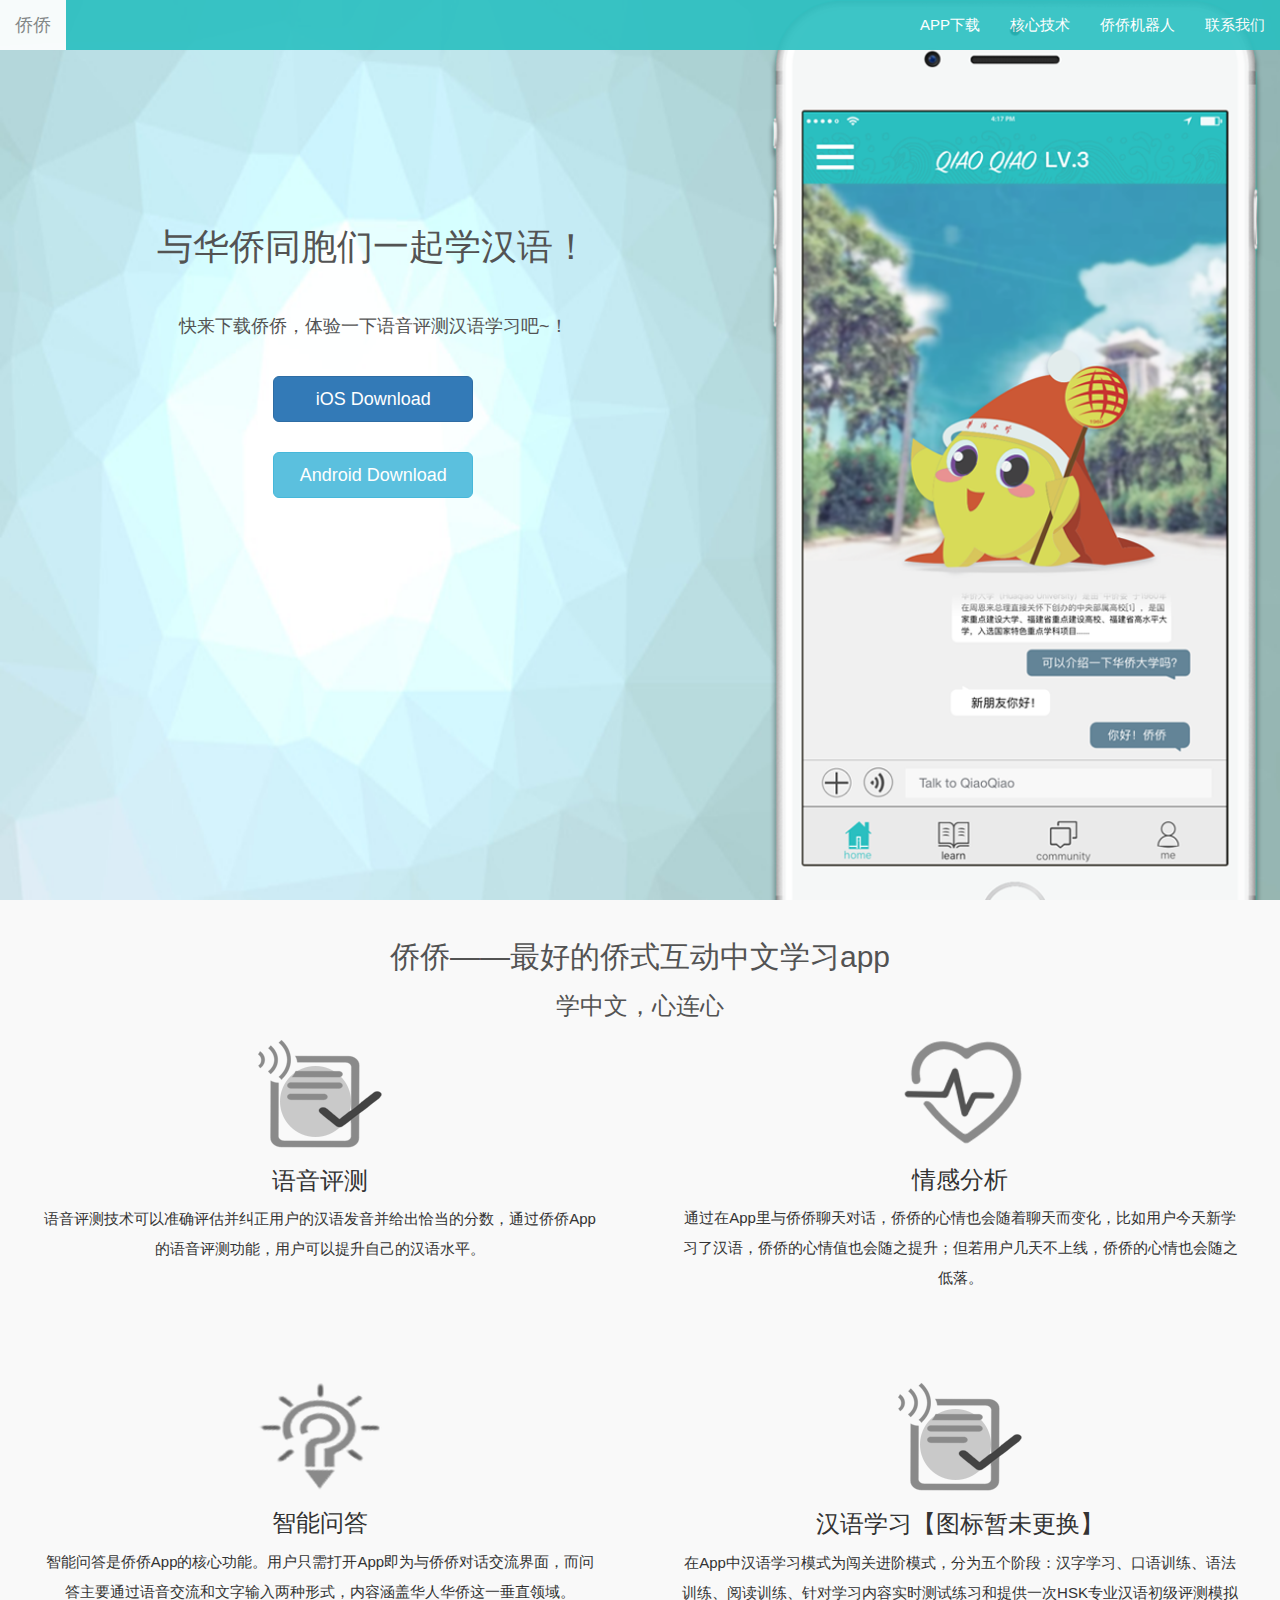
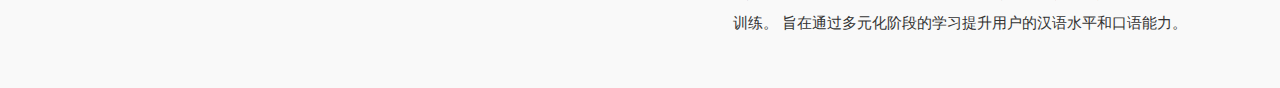
<file: index.html>
<!DOCTYPE html>
<html>
	<head>
		<meta charset="utf-8" />
		<meta name="viewport" content="width=device-width, initial-scale=1, maximum-scale=1,initial-scale=1.0">
		<link href="css/bootstrap.min.css" rel="stylesheet" />
		<link href="css/index.css" rel="stylesheet"	 />
		<title>侨侨 —— 和华侨同胞们一起学汉语！</title>
		<script src="js/jquery-3.2.1.min.js"></script>
		<script src="js/changeheight.js"></script>
	</head>
	<body>
		<nav class="navbar navbar-default navbar-fixed-top" role="navigation" id="nav">  
    		<div class="container-fluid">  
        		<div class="navbar-header">  
            		<button type="button" class="navbar-toggle" data-toggle="collapse" data-target=".navbar-ex1-collapse">  
                		<span class="sr-only">Toggle navigation</span>
                		<span class="icon-bar"></span>  
                		<span class="icon-bar"></span>  
                		<span class="icon-bar"></span>
            		</button>
            		<a class="navbar-brand" href="#">侨侨</a>  
        		</div>  
		        <div class="collapse navbar-collapse navbar-ex1-collapse">  
		            <ul class="nav navbar-nav navbar-right">  
		                <li><a href="index.html" class="active">APP下载</a></li>  
		                <li><a href="technology.html">核心技术</a></li>  
		                <li><a href="robot.html">侨侨机器人</a></li>  
		                <li><a href="contact.html">联系我们</a></li>  
		            </ul>  
		        </div>  
    		</div>  
		</nav>
		<div id="contain" class="row center-block">
			<div class="col-md-7 col-xs-12 center-block" id="text">
				<div class="container2">
					<h1>与华侨同胞们一起学汉语！</h1>
				</div>
				<div class="container2">
					<h4>快来下载侨侨，体验一下语音评测汉语学习吧~！</h4>
				</div>
				<div class="container2">
					<button type="button" class="btn btn-primary btn-lg">iOS Download</button>
				</div>
				<div class="container2">
					<button type="button" class="btn btn-info btn-lg">Android Download</button>
				</div>
			</div>
			<div class="col-md-5 col col-xs-12 center-block" id="header_pic">
				<img src="img/phone3.png" class="img-responsive center-block" />
			</div>	
		</div>
		<div id="introduce_header">
			<h2>侨侨——最好的侨式互动中文学习app</h2>
			<h3>学中文，心连心</h3>
		</div>
		<div id="introduce" class="row">
			<div class="introduce col-lg-6 col-md-6 col-sm-6 col-xs-12">
				<img src="img/yuyinpingce.png" />
				<h3>语音评测</h3>
				<p>
					语音评测技术可以准确评估并纠正用户的汉语发音并给出恰当的分数，通过侨侨App的语音评测功能，用户可以提升自己的汉语水平。
				</p>
			</div>
			<div class="introduce col-lg-6 col-md-6 col-sm-6 col-xs-12">
				<img src="img/qingganfenxi.png" />
				<h3>情感分析</h3>
				<p>
					通过在App里与侨侨聊天对话，侨侨的心情也会随着聊天而变化，比如用户今天新学习了汉语，侨侨的心情值也会随之提升；但若用户几天不上线，侨侨的心情也会随之低落。
				</p>
			</div>
			<div class="introduce col-lg-6 col-md-6 col-sm-6 col-xs-12">
				<img src="img/zhinengwenda.png" />
				<h3>智能问答</h3>
				<p>
					智能问答是侨侨App的核心功能。用户只需打开App即为与侨侨对话交流界面，而问答主要通过语音交流和文字输入两种形式，内容涵盖华人华侨这一垂直领域。
				</p>
			</div>
			<div class="introduce col-lg-6 col-md-6 col-sm-6 col-xs-12">
				<img src="img/yuyinpingce.png" />
				<h3>汉语学习【图标暂未更换】</h3>
				<p>
					在App中汉语学习模式为闯关进阶模式，分为五个阶段：汉字学习、口语训练、语法训练、阅读训练、针对学习内容实时测试练习和提供一次HSK专业汉语初级评测模拟训练。
					旨在通过多元化阶段的学习提升用户的汉语水平和口语能力。
				</p>
			</div>
		</div>
		<script src="js/jquery-3.2.1.min.js"></script>  
    	<script src="js/bootstrap.min.js"></script>  
	</body>
</html>
</file>
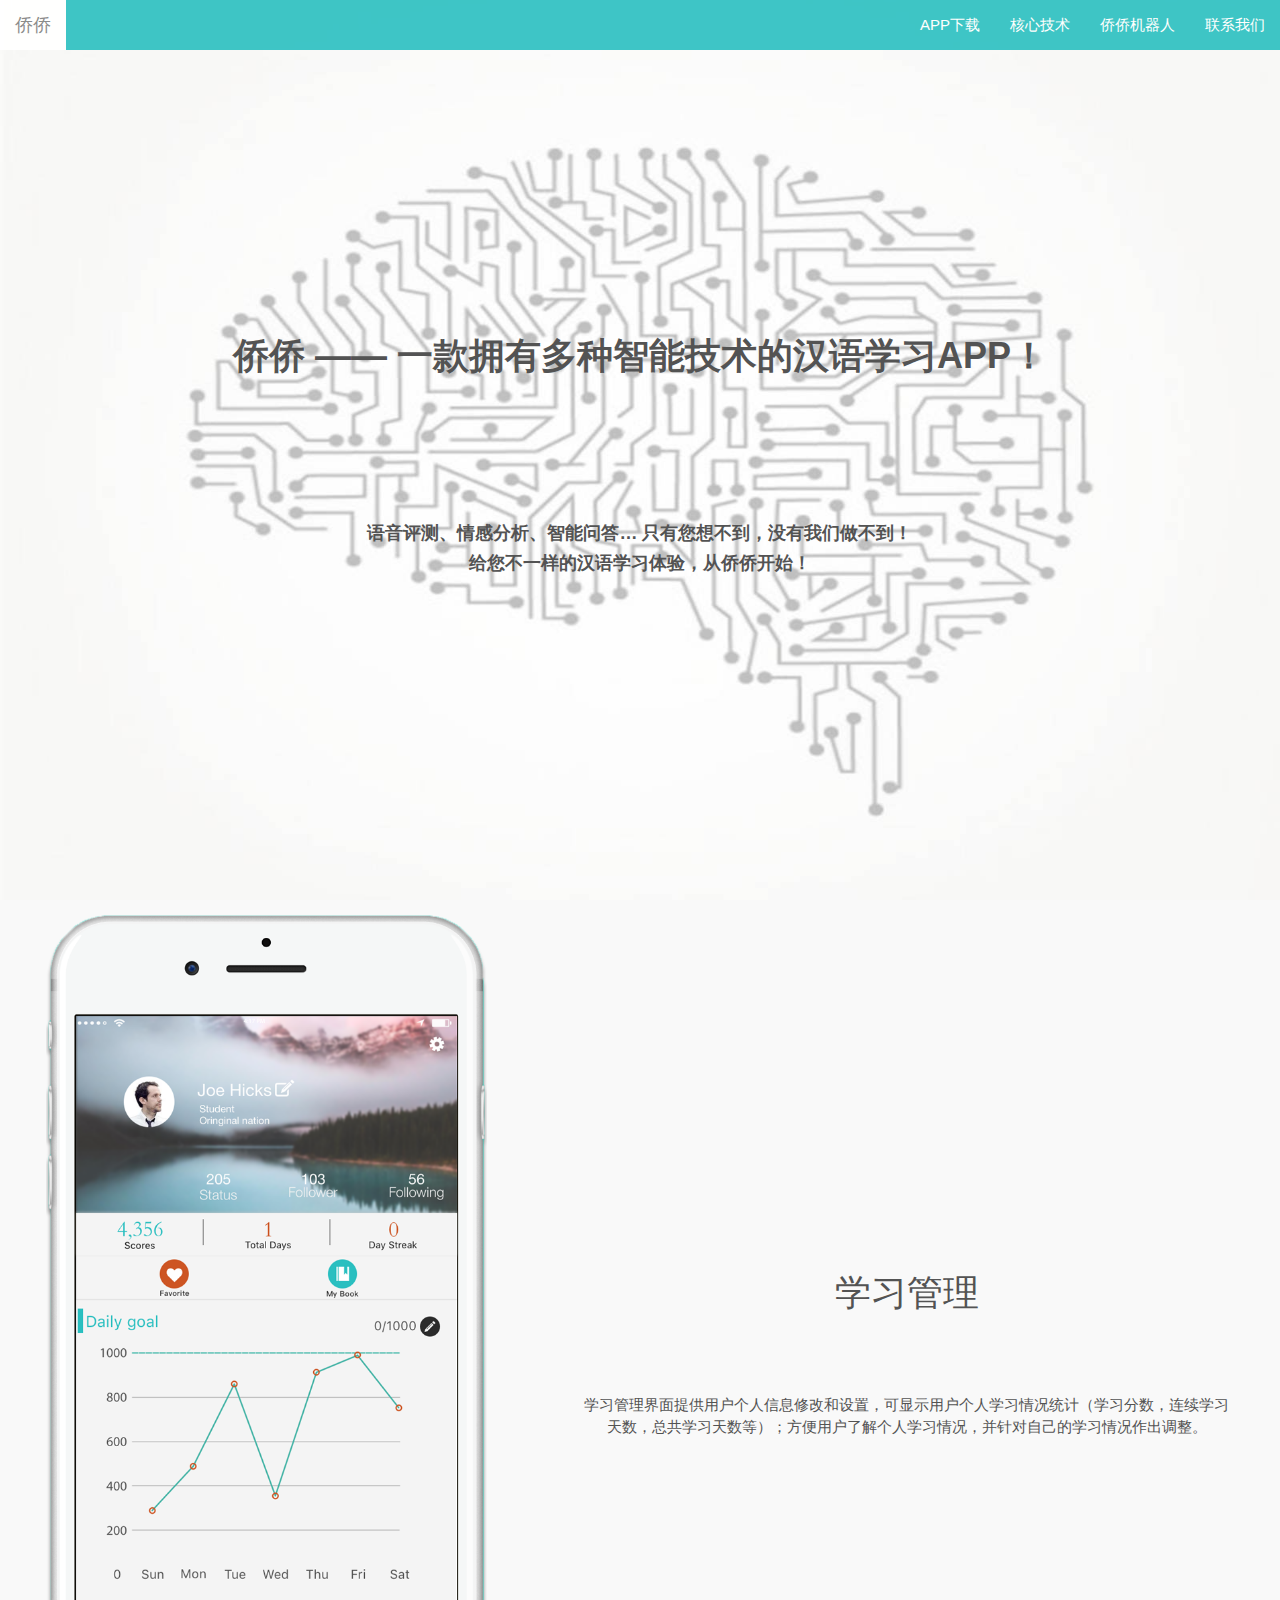
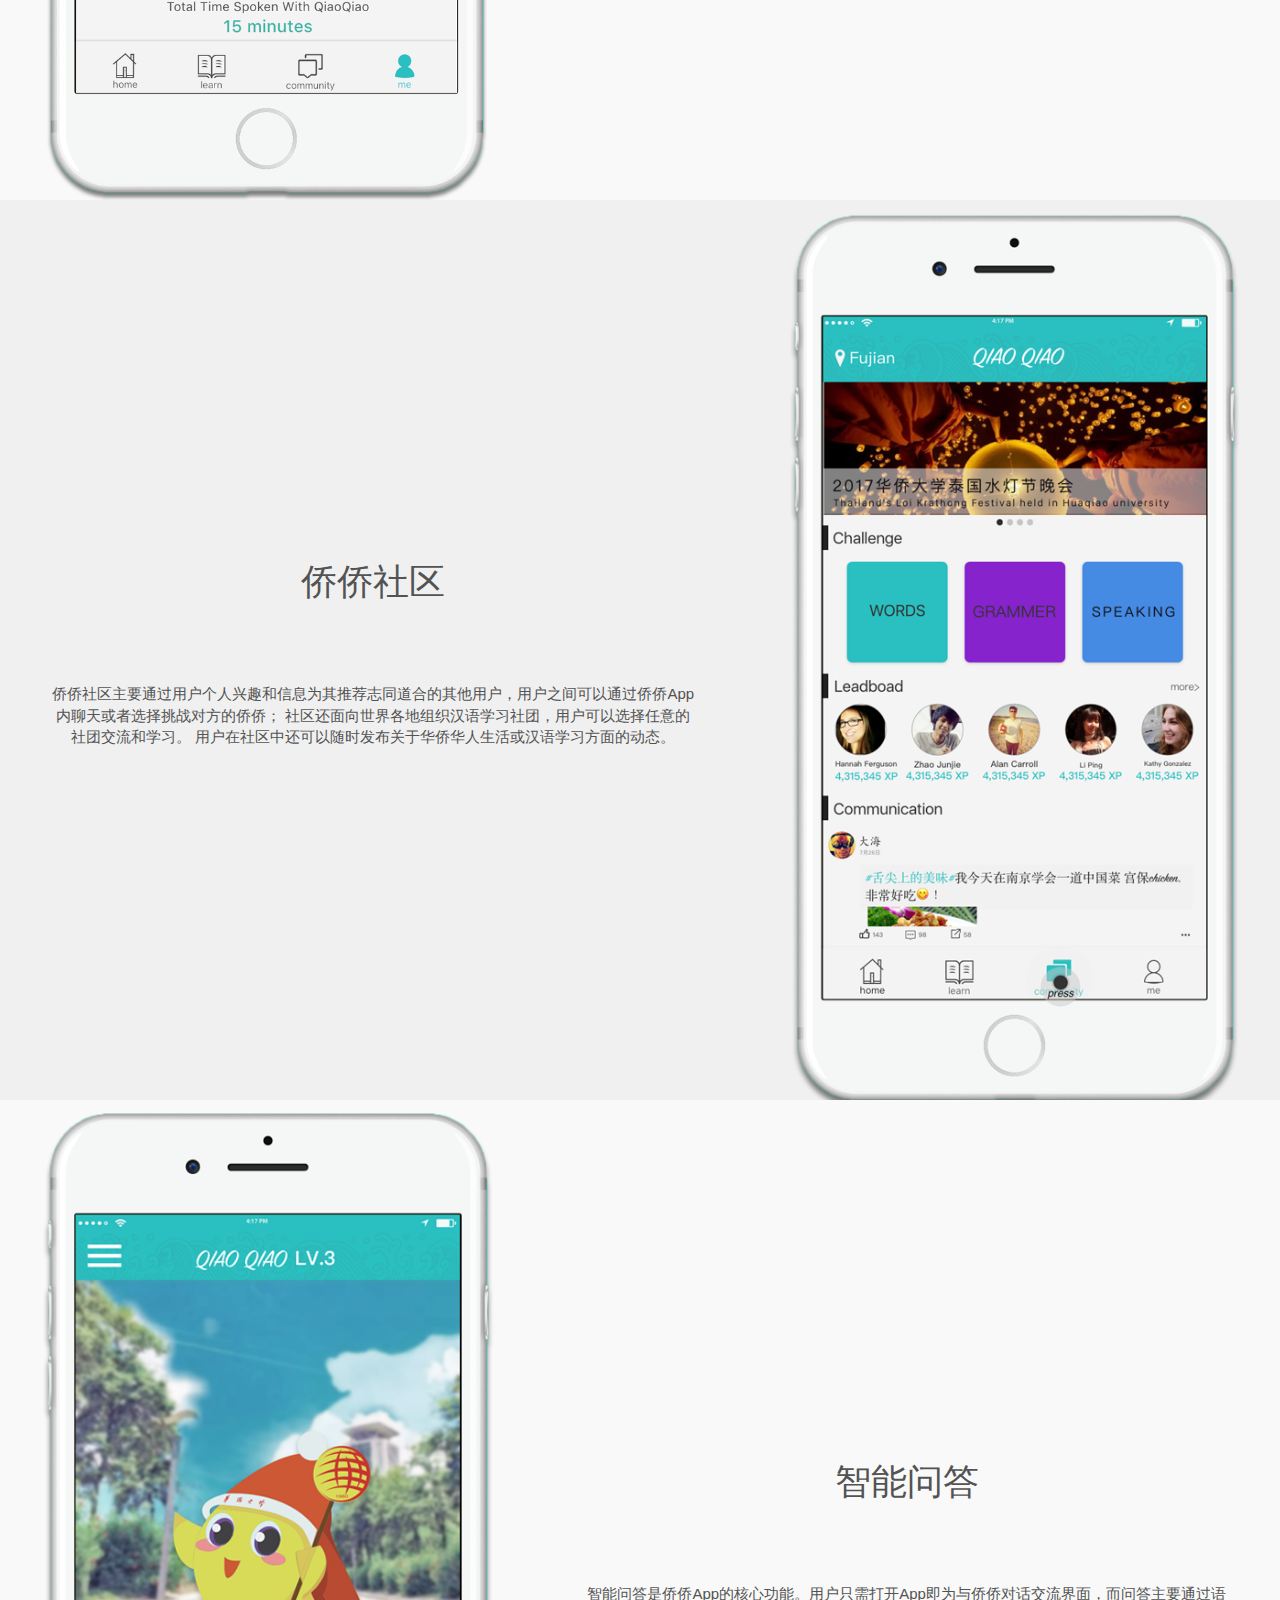
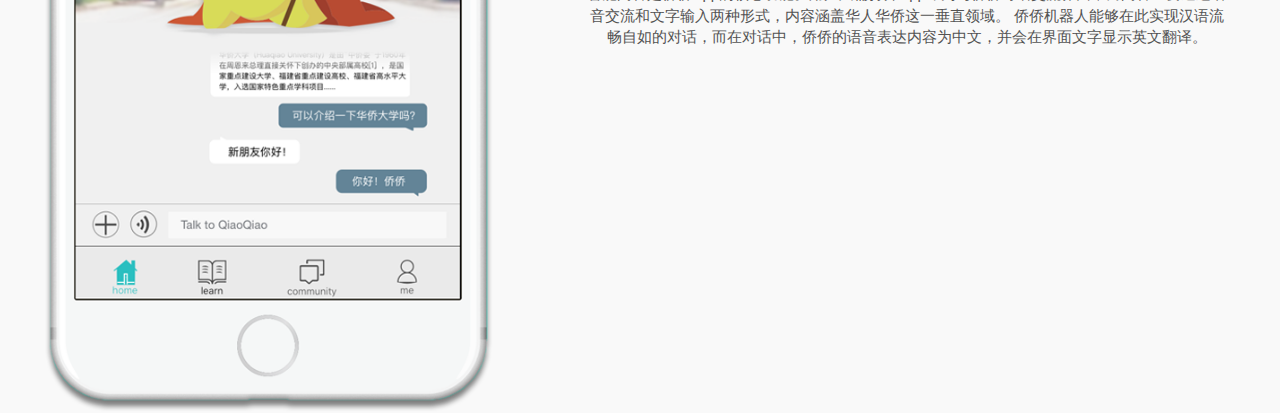
<file: technology.html>
<!DOCTYPE html>
<html>
	<head>
		<meta charset="UTF-8">
		<meta name="viewport" content="width=device-width, initial-scale=1, maximum-scale=1,initial-scale=1.0">
		<link href="css/bootstrap.min.css" rel="stylesheet" />
		<link href="css/technology.css" rel="stylesheet"	 />
		<title>侨侨 —— 和华侨同胞们一起学汉语！</title>
		<script src="js/jquery-3.2.1.min.js"></script>
		<script src="js/changeheight.js"></script>
	</head>
	<body>
		<nav class="navbar navbar-default navbar-fixed-top" role="navigation" id="nav">  
    		<div class="container-fluid">  
        		<div class="navbar-header">  
            		<button type="button" class="navbar-toggle" data-toggle="collapse" data-target=".navbar-ex1-collapse">  
                		<span class="sr-only">Toggle navigation</span>
                		<span class="icon-bar"></span>  
                		<span class="icon-bar"></span>  
                		<span class="icon-bar"></span>
            		</button>
            		<a class="navbar-brand" href="#">侨侨</a>  
        		</div>  
		        <div class="collapse navbar-collapse navbar-ex1-collapse">  
		            <ul class="nav navbar-nav navbar-right">  
		                <li><a href="index.html">APP下载</a></li>  
		                <li><a href="technology.html" class="active">核心技术</a></li>  
		                <li><a href="robot.html">侨侨机器人</a></li>  
		                <li><a href="contact.html">联系我们</a></li>  
		            </ul>  
		        </div>  
    		</div>  
		</nav>
		<div id="introduce_head">
			<div class="tech">
				<h1><strong>侨侨 —— 一款拥有多种智能技术的汉语学习APP！</strong></h1>
			</div>
			<div class="tech">
				<h4><strong>语音评测、情感分析、智能问答… 只有您想不到，没有我们做不到！</strong></h4>
				<h4><strong>给您不一样的汉语学习体验，从侨侨开始！</strong></h4>
			</div>
		</div>
		<div class="row center-block introduce_tech">
			<div class="text_tech col-md-5 col-xs-12 double desktop">
				<img src="img/phone1.png" class="img img-responsive center-block" />
			</div>
			<div class="text_tech col-md-7 col-xs-12 double">
				<div class="tech">
					<h1>学习管理</h1>
				</div>
				<div class="tech">
					<p>
						学习管理界面提供用户个人信息修改和设置，可显示用户个人学习情况统计（学习分数，连续学习天数，总共学习天数等）；方便用户了解个人学习情况，并针对自己的学习情况作出调整。
					</p>
				</div>
			</div>
		</div>
		<div class="row text_tech col-xs-12 double mobile center-block">
				<img src="img/phone1.png" class="img img-responsive center-block" />
		</div>
		<div class="row center-block introduce_tech">
			<div class="text_tech col-md-7 col-xs-12 odd">
				<div class="tech">
					<h1>侨侨社区</h1>
				</div>
				<div class="tech">
					<p> 
						侨侨社区主要通过用户个人兴趣和信息为其推荐志同道合的其他用户，用户之间可以通过侨侨App内聊天或者选择挑战对方的侨侨；
						社区还面向世界各地组织汉语学习社团，用户可以选择任意的社团交流和学习。
						用户在社区中还可以随时发布关于华侨华人生活或汉语学习方面的动态。
					</p>
				</div>
			</div>
			<div class="text_tech col-md-5 col-xs-12 odd desktop">
				<img src="img/phone2.png" class="img img-responsive center-block" />
			</div>
		</div>
		<div class="row text_tech col-xs-12 odd mobile center-block">
				<img src="img/phone2.png" class="img img-responsive center-block" />
		</div>
		<div class="row center-block introduce_tech">
			<div class="text_tech col-md-5 col-xs-12 double desktop">
				<img src="img/phone3.png" class="img img-responsive center-block" />
			</div>
			<div class="text_tech col-md-7 col-xs-12 double">
				<div class="tech">
					<h1>智能问答</h1>
				</div>
				<div class="tech">
					<p>
						 智能问答是侨侨App的核心功能。用户只需打开App即为与侨侨对话交流界面，而问答主要通过语音交流和文字输入两种形式，内容涵盖华人华侨这一垂直领域。
						 侨侨机器人能够在此实现汉语流畅自如的对话，而在对话中，侨侨的语音表达内容为中文，并会在界面文字显示英文翻译。
					</p>
				</div>
			</div>
		</div>
		<div class="row text_tech col-xs-12 double mobile center-block">
				<img src="img/phone3.png" class="img img-responsive center-block" />
		</div>
		<script src="js/jquery-3.2.1.min.js"></script>  
    	<script src="js/bootstrap.min.js"></script>  
	</body>
</html>
</file>
<file: css/index.css>
body{
	margin: 0;
	padding: 0;
}

@media only screen and (max-width: 420px) {
	body{
		font-size: 15px;
	}
	#contain{
		padding: 0;
		margin: 0;
		background:rgb(194,227,232);
		background-size: 100% 100%;
		width: 100%;
		overflow: hidden;
		height: auto;
	}
}

@media only screen and (min-width: 421px) {
	body{
		font-size:15px ;
	}
	#contain{
		padding: 0;
		margin: 0;
		background: url(../img/bg.png);
		background-size: 100% 100%;
		width: 100%;
		overflow: hidden;
		height: auto;
	}
}
	
#nav{
	background: #2ABFC0;
	width: 100%;
	border: 0;
	opacity: 0.9;
}

#nav a:link    {color:white;text-decoration: none;}
#nav a:visited {color:whitesmoke;text-decoration: none;}
#nav a:hover   {color:grey;background-color:white;text-decoration: none;}
#nav a:active  {color:darkcyan;text-decoration: none;}

#introduce_header{
	width: 100%;
	height: 10rem;
	text-align: center;
	padding: 2rem;
	background: rgb(249,249,249);
	color: rgb(83,83,83);
}

#introduce{
	width: 100%;
	height: auto;
	text-align: center;
	background: rgb(249,249,249);
}

.introduce{
	height: auto;
	padding: 4rem;
	line-height: 3rem;
}

.row{
	margin: 0;
	padding: 0;
}
.btn{
	width: 20rem;	
}

#text{
	height: 70%;
    text-align: center;
    margin-top: 15%;
    display: flex;
    flex-direction: column;
}

#header_pic{
}

.container2{
	margin: 1.5rem;
	color: rgb(83,83,83);
}
</file>
<file: css/technology.css>
/*手机端css控制*/
@media only screen and (max-width: 420px) {
	body{
		font-size: 15px;
	}
	
	#introduce_head{
		background:rgb(240,240,240);
		width: 100%;
		height: auto;
		overflow: hidden;
		display: flex;
    	flex-direction: column;
    	text-align: center;
    	justify-content: center;
	}
	
	.desktop{
		display:none !important;
	}
	
	.text_tech{
	height: inherit;
	width: 100%;
	display: flex;
    flex-direction: column;
    text-align: center;
    justify-content: center;
	}
}

/*电脑端css控制*/
@media only screen and (min-width: 421px) {
	body{
		font-size:15px ;
	}
	
	#introduce_head{
		background: url(../img/intro1.png);
		background-size: 100% 100%;
		width: 100%;
		height: auto;
		overflow: hidden;
		display: flex;
    	flex-direction: column;
    	text-align: center;
    	justify-content: center;
	}
	
	.mobile{
		display:none !important;
	}
	
	.text_tech{
	height: inherit;
	display: flex;
    flex-direction: column;
    text-align: center;
    justify-content: center;
	}
}

body{
	margin: 0;
	padding: 0;
	color: rgb(83,83,83);
	background: rgb(249,249,249);
}
	
#nav{
	background: #2ABFC0;
	width: 100%;
	border: 0;
	opacity: 0.9;
}

#nav a:link    {color:white;text-decoration: none;}
#nav a:visited {color:whitesmoke;text-decoration: none;}
#nav a:hover   {color:grey;background-color:white;text-decoration: none;}
#nav a:active  {color:darkcyan;text-decoration: none;}

#introduce_tech{
	width: 100%;
	height: auto;
	background-color:rgb(249,249,249);
	color: rgb(83,83,83);

}

.tech{
	width: 100%;
	height: auto;
	text-align: center;
	padding: 5%;
}

.double{
	background-color: rgb(249,249,249);
}

.odd{
	background-color: rgb(240,240,240);
}

.img{
	margin-top: 5%;
	width:auto;
 	height:auto;
 	max-width:100%;
 	max-height:100%;
}
</file>
